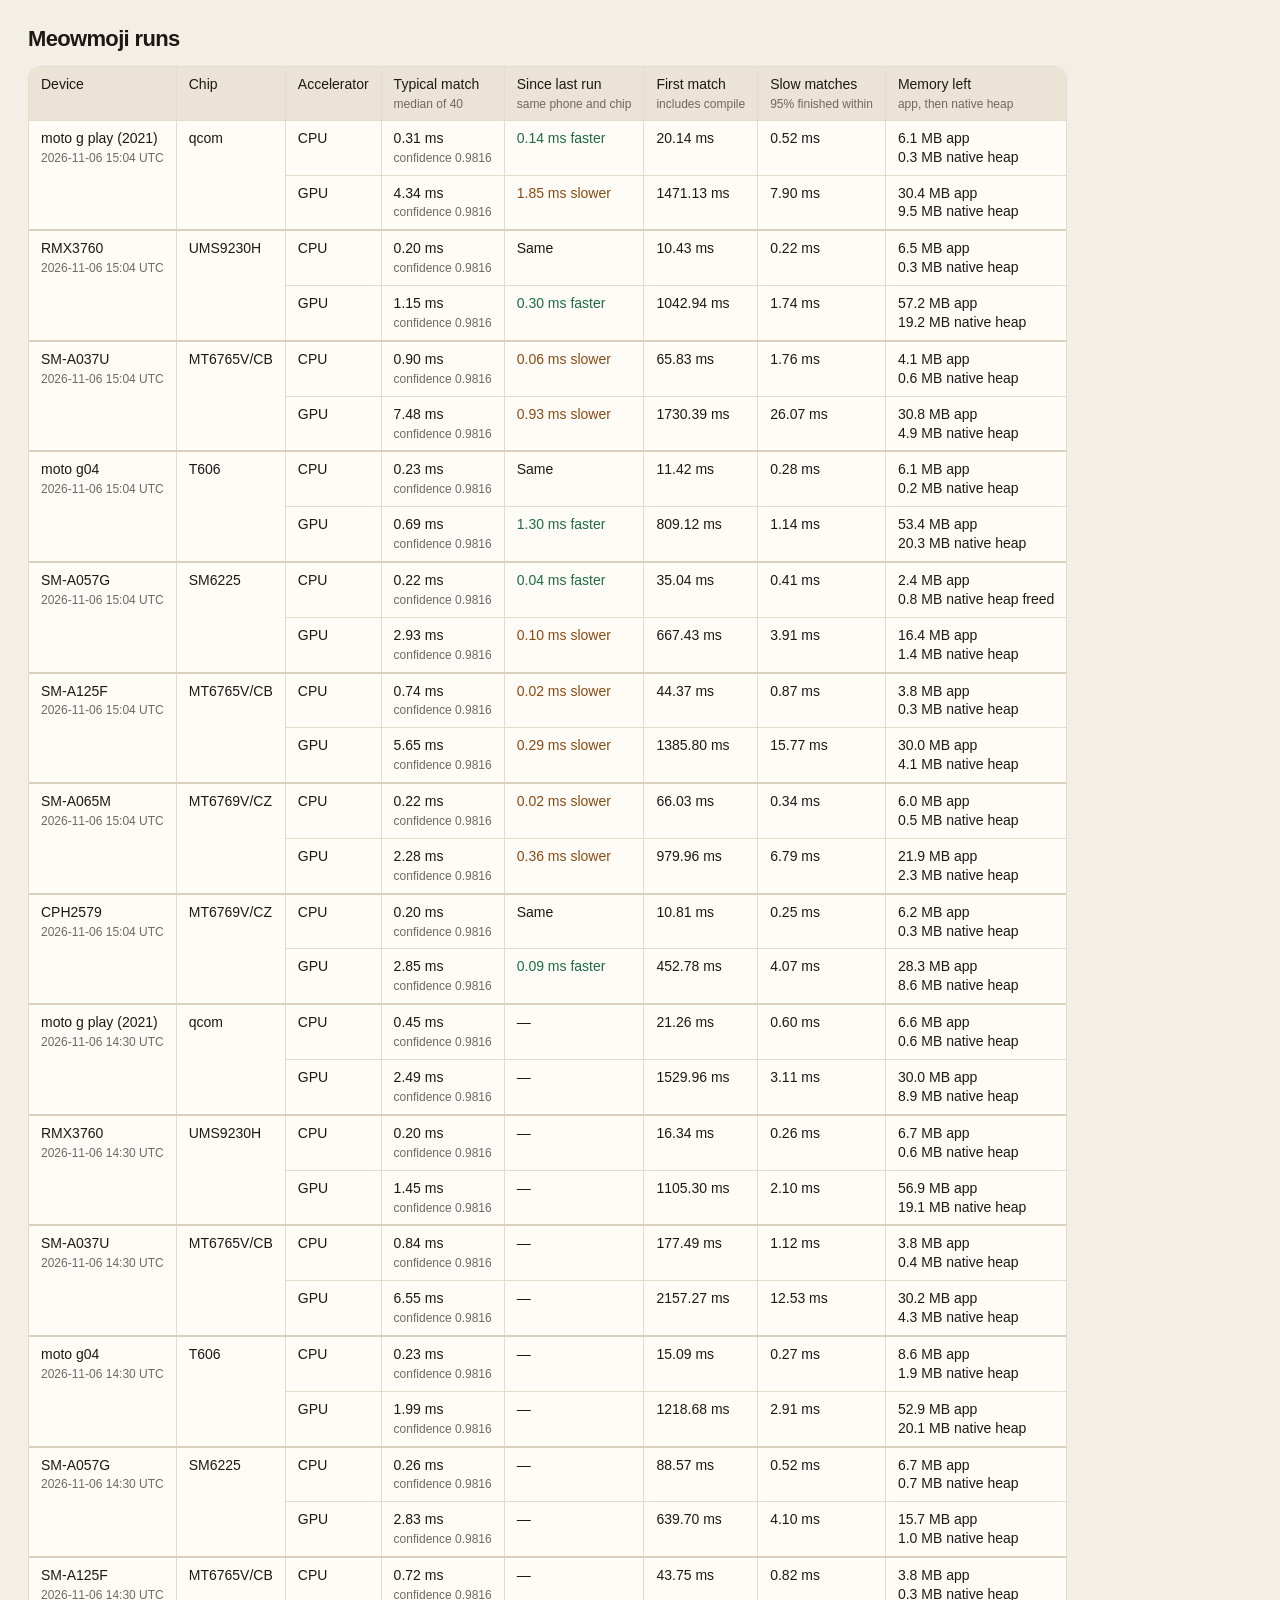
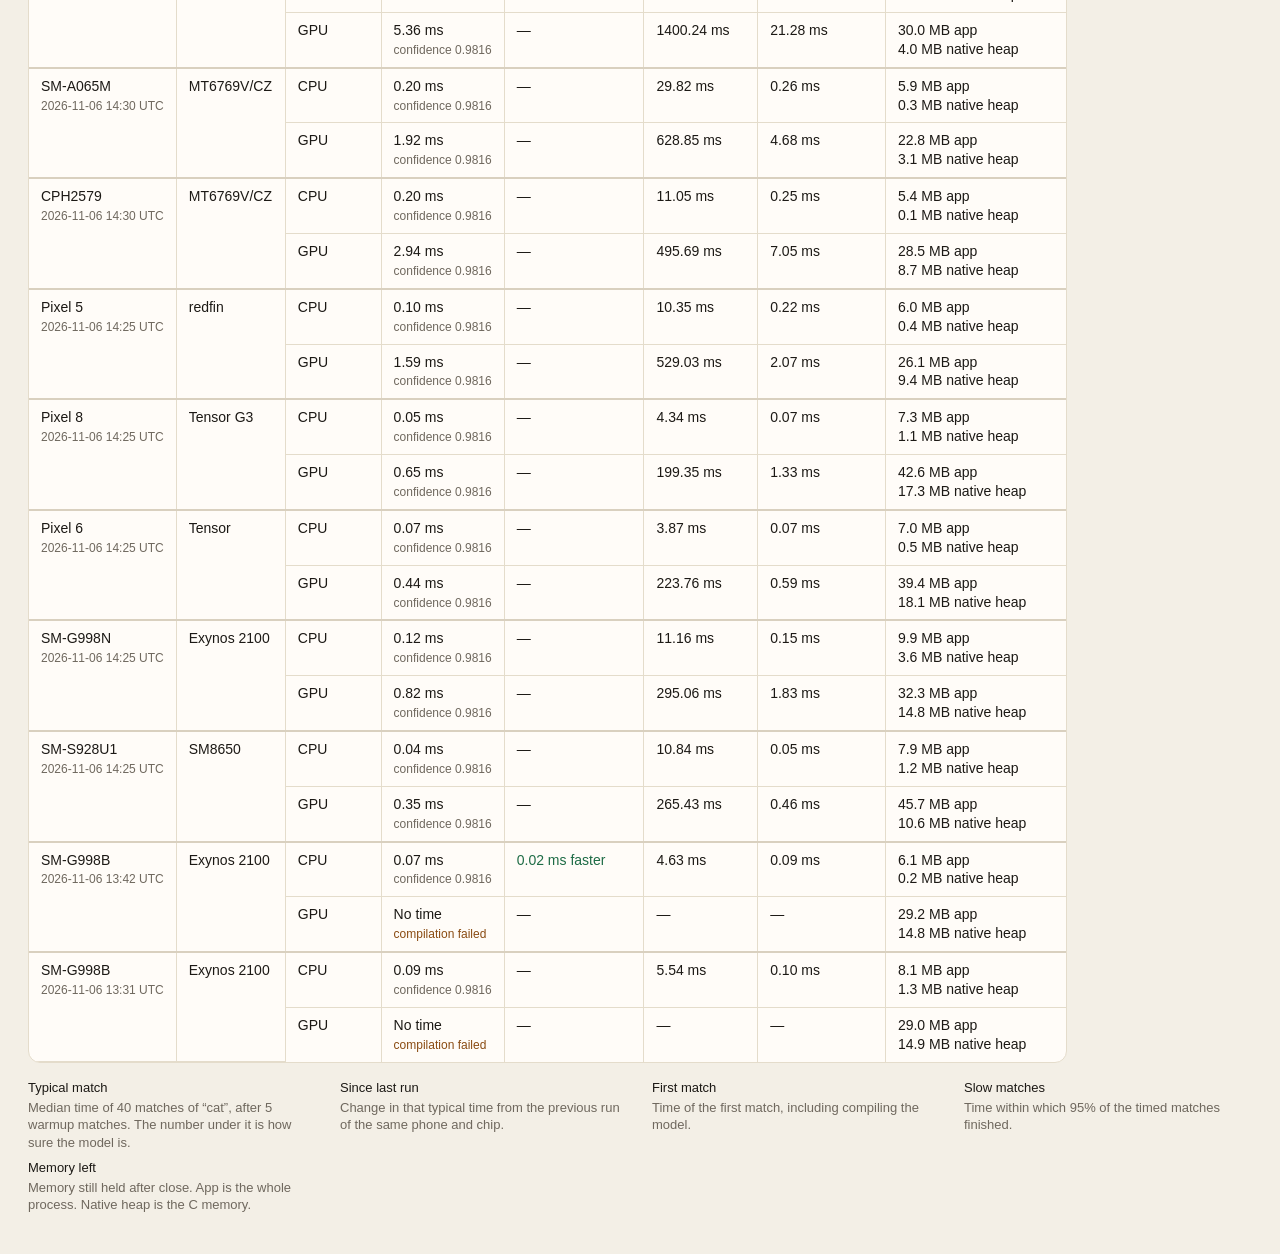
<file: benchmark/report/index.html>
<!DOCTYPE html>
<html lang="en">
<head>
<meta charset="utf-8">
<meta name="viewport" content="width=device-width, initial-scale=1">
<title>Meowmoji runs</title>
<link rel="stylesheet" href="report.css">
</head>
<body>
<main>
  <h1>Meowmoji runs</h1>
  <div class="table-wrap"><table><thead><tr><th>Device</th><th>Chip</th><th>Accelerator</th><th class="metric">Typical match<small>median of 40</small></th><th class="metric">Since last run<small>same phone and chip</small></th><th class="metric">First match<small>includes compile</small></th><th class="metric">Slow matches<small>95% finished within</small></th><th class="metric">Memory left<small>app, then native heap</small></th></tr></thead><tbody><tr class="run"><td class="device" rowspan="2"><strong>moto g play (2021)</strong><small>2026-11-06 15:04 UTC</small></td><td class="chip" rowspan="2">qcom</td><td class="accelerator">CPU</td><td class="num"><strong>0.31 ms</strong><small class="sub">confidence 0.9816</small></td><td class="num"><span class="change faster">0.14 ms faster</span></td><td class="num">20.14 ms</td><td class="num">0.52 ms</td><td class="mem"><div>6.1 MB app</div><div>0.3 MB native heap</div></td></tr><tr><td class="accelerator">GPU</td><td class="num"><strong>4.34 ms</strong><small class="sub">confidence 0.9816</small></td><td class="num"><span class="change slower">1.85 ms slower</span></td><td class="num">1471.13 ms</td><td class="num">7.90 ms</td><td class="mem"><div>30.4 MB app</div><div>9.5 MB native heap</div></td></tr><tr class="run"><td class="device" rowspan="2"><strong>RMX3760</strong><small>2026-11-06 15:04 UTC</small></td><td class="chip" rowspan="2">UMS9230H</td><td class="accelerator">CPU</td><td class="num"><strong>0.20 ms</strong><small class="sub">confidence 0.9816</small></td><td class="num"><span class="change same">Same</span></td><td class="num">10.43 ms</td><td class="num">0.22 ms</td><td class="mem"><div>6.5 MB app</div><div>0.3 MB native heap</div></td></tr><tr><td class="accelerator">GPU</td><td class="num"><strong>1.15 ms</strong><small class="sub">confidence 0.9816</small></td><td class="num"><span class="change faster">0.30 ms faster</span></td><td class="num">1042.94 ms</td><td class="num">1.74 ms</td><td class="mem"><div>57.2 MB app</div><div>19.2 MB native heap</div></td></tr><tr class="run"><td class="device" rowspan="2"><strong>SM-A037U</strong><small>2026-11-06 15:04 UTC</small></td><td class="chip" rowspan="2">MT6765V/CB</td><td class="accelerator">CPU</td><td class="num"><strong>0.90 ms</strong><small class="sub">confidence 0.9816</small></td><td class="num"><span class="change slower">0.06 ms slower</span></td><td class="num">65.83 ms</td><td class="num">1.76 ms</td><td class="mem"><div>4.1 MB app</div><div>0.6 MB native heap</div></td></tr><tr><td class="accelerator">GPU</td><td class="num"><strong>7.48 ms</strong><small class="sub">confidence 0.9816</small></td><td class="num"><span class="change slower">0.93 ms slower</span></td><td class="num">1730.39 ms</td><td class="num">26.07 ms</td><td class="mem"><div>30.8 MB app</div><div>4.9 MB native heap</div></td></tr><tr class="run"><td class="device" rowspan="2"><strong>moto g04</strong><small>2026-11-06 15:04 UTC</small></td><td class="chip" rowspan="2">T606</td><td class="accelerator">CPU</td><td class="num"><strong>0.23 ms</strong><small class="sub">confidence 0.9816</small></td><td class="num"><span class="change same">Same</span></td><td class="num">11.42 ms</td><td class="num">0.28 ms</td><td class="mem"><div>6.1 MB app</div><div>0.2 MB native heap</div></td></tr><tr><td class="accelerator">GPU</td><td class="num"><strong>0.69 ms</strong><small class="sub">confidence 0.9816</small></td><td class="num"><span class="change faster">1.30 ms faster</span></td><td class="num">809.12 ms</td><td class="num">1.14 ms</td><td class="mem"><div>53.4 MB app</div><div>20.3 MB native heap</div></td></tr><tr class="run"><td class="device" rowspan="2"><strong>SM-A057G</strong><small>2026-11-06 15:04 UTC</small></td><td class="chip" rowspan="2">SM6225</td><td class="accelerator">CPU</td><td class="num"><strong>0.22 ms</strong><small class="sub">confidence 0.9816</small></td><td class="num"><span class="change faster">0.04 ms faster</span></td><td class="num">35.04 ms</td><td class="num">0.41 ms</td><td class="mem"><div>2.4 MB app</div><div>0.8 MB native heap freed</div></td></tr><tr><td class="accelerator">GPU</td><td class="num"><strong>2.93 ms</strong><small class="sub">confidence 0.9816</small></td><td class="num"><span class="change slower">0.10 ms slower</span></td><td class="num">667.43 ms</td><td class="num">3.91 ms</td><td class="mem"><div>16.4 MB app</div><div>1.4 MB native heap</div></td></tr><tr class="run"><td class="device" rowspan="2"><strong>SM-A125F</strong><small>2026-11-06 15:04 UTC</small></td><td class="chip" rowspan="2">MT6765V/CB</td><td class="accelerator">CPU</td><td class="num"><strong>0.74 ms</strong><small class="sub">confidence 0.9816</small></td><td class="num"><span class="change slower">0.02 ms slower</span></td><td class="num">44.37 ms</td><td class="num">0.87 ms</td><td class="mem"><div>3.8 MB app</div><div>0.3 MB native heap</div></td></tr><tr><td class="accelerator">GPU</td><td class="num"><strong>5.65 ms</strong><small class="sub">confidence 0.9816</small></td><td class="num"><span class="change slower">0.29 ms slower</span></td><td class="num">1385.80 ms</td><td class="num">15.77 ms</td><td class="mem"><div>30.0 MB app</div><div>4.1 MB native heap</div></td></tr><tr class="run"><td class="device" rowspan="2"><strong>SM-A065M</strong><small>2026-11-06 15:04 UTC</small></td><td class="chip" rowspan="2">MT6769V/CZ</td><td class="accelerator">CPU</td><td class="num"><strong>0.22 ms</strong><small class="sub">confidence 0.9816</small></td><td class="num"><span class="change slower">0.02 ms slower</span></td><td class="num">66.03 ms</td><td class="num">0.34 ms</td><td class="mem"><div>6.0 MB app</div><div>0.5 MB native heap</div></td></tr><tr><td class="accelerator">GPU</td><td class="num"><strong>2.28 ms</strong><small class="sub">confidence 0.9816</small></td><td class="num"><span class="change slower">0.36 ms slower</span></td><td class="num">979.96 ms</td><td class="num">6.79 ms</td><td class="mem"><div>21.9 MB app</div><div>2.3 MB native heap</div></td></tr><tr class="run"><td class="device" rowspan="2"><strong>CPH2579</strong><small>2026-11-06 15:04 UTC</small></td><td class="chip" rowspan="2">MT6769V/CZ</td><td class="accelerator">CPU</td><td class="num"><strong>0.20 ms</strong><small class="sub">confidence 0.9816</small></td><td class="num"><span class="change same">Same</span></td><td class="num">10.81 ms</td><td class="num">0.25 ms</td><td class="mem"><div>6.2 MB app</div><div>0.3 MB native heap</div></td></tr><tr><td class="accelerator">GPU</td><td class="num"><strong>2.85 ms</strong><small class="sub">confidence 0.9816</small></td><td class="num"><span class="change faster">0.09 ms faster</span></td><td class="num">452.78 ms</td><td class="num">4.07 ms</td><td class="mem"><div>28.3 MB app</div><div>8.6 MB native heap</div></td></tr><tr class="run"><td class="device" rowspan="2"><strong>moto g play (2021)</strong><small>2026-11-06 14:30 UTC</small></td><td class="chip" rowspan="2">qcom</td><td class="accelerator">CPU</td><td class="num"><strong>0.45 ms</strong><small class="sub">confidence 0.9816</small></td><td class="num">—</td><td class="num">21.26 ms</td><td class="num">0.60 ms</td><td class="mem"><div>6.6 MB app</div><div>0.6 MB native heap</div></td></tr><tr><td class="accelerator">GPU</td><td class="num"><strong>2.49 ms</strong><small class="sub">confidence 0.9816</small></td><td class="num">—</td><td class="num">1529.96 ms</td><td class="num">3.11 ms</td><td class="mem"><div>30.0 MB app</div><div>8.9 MB native heap</div></td></tr><tr class="run"><td class="device" rowspan="2"><strong>RMX3760</strong><small>2026-11-06 14:30 UTC</small></td><td class="chip" rowspan="2">UMS9230H</td><td class="accelerator">CPU</td><td class="num"><strong>0.20 ms</strong><small class="sub">confidence 0.9816</small></td><td class="num">—</td><td class="num">16.34 ms</td><td class="num">0.26 ms</td><td class="mem"><div>6.7 MB app</div><div>0.6 MB native heap</div></td></tr><tr><td class="accelerator">GPU</td><td class="num"><strong>1.45 ms</strong><small class="sub">confidence 0.9816</small></td><td class="num">—</td><td class="num">1105.30 ms</td><td class="num">2.10 ms</td><td class="mem"><div>56.9 MB app</div><div>19.1 MB native heap</div></td></tr><tr class="run"><td class="device" rowspan="2"><strong>SM-A037U</strong><small>2026-11-06 14:30 UTC</small></td><td class="chip" rowspan="2">MT6765V/CB</td><td class="accelerator">CPU</td><td class="num"><strong>0.84 ms</strong><small class="sub">confidence 0.9816</small></td><td class="num">—</td><td class="num">177.49 ms</td><td class="num">1.12 ms</td><td class="mem"><div>3.8 MB app</div><div>0.4 MB native heap</div></td></tr><tr><td class="accelerator">GPU</td><td class="num"><strong>6.55 ms</strong><small class="sub">confidence 0.9816</small></td><td class="num">—</td><td class="num">2157.27 ms</td><td class="num">12.53 ms</td><td class="mem"><div>30.2 MB app</div><div>4.3 MB native heap</div></td></tr><tr class="run"><td class="device" rowspan="2"><strong>moto g04</strong><small>2026-11-06 14:30 UTC</small></td><td class="chip" rowspan="2">T606</td><td class="accelerator">CPU</td><td class="num"><strong>0.23 ms</strong><small class="sub">confidence 0.9816</small></td><td class="num">—</td><td class="num">15.09 ms</td><td class="num">0.27 ms</td><td class="mem"><div>8.6 MB app</div><div>1.9 MB native heap</div></td></tr><tr><td class="accelerator">GPU</td><td class="num"><strong>1.99 ms</strong><small class="sub">confidence 0.9816</small></td><td class="num">—</td><td class="num">1218.68 ms</td><td class="num">2.91 ms</td><td class="mem"><div>52.9 MB app</div><div>20.1 MB native heap</div></td></tr><tr class="run"><td class="device" rowspan="2"><strong>SM-A057G</strong><small>2026-11-06 14:30 UTC</small></td><td class="chip" rowspan="2">SM6225</td><td class="accelerator">CPU</td><td class="num"><strong>0.26 ms</strong><small class="sub">confidence 0.9816</small></td><td class="num">—</td><td class="num">88.57 ms</td><td class="num">0.52 ms</td><td class="mem"><div>6.7 MB app</div><div>0.7 MB native heap</div></td></tr><tr><td class="accelerator">GPU</td><td class="num"><strong>2.83 ms</strong><small class="sub">confidence 0.9816</small></td><td class="num">—</td><td class="num">639.70 ms</td><td class="num">4.10 ms</td><td class="mem"><div>15.7 MB app</div><div>1.0 MB native heap</div></td></tr><tr class="run"><td class="device" rowspan="2"><strong>SM-A125F</strong><small>2026-11-06 14:30 UTC</small></td><td class="chip" rowspan="2">MT6765V/CB</td><td class="accelerator">CPU</td><td class="num"><strong>0.72 ms</strong><small class="sub">confidence 0.9816</small></td><td class="num">—</td><td class="num">43.75 ms</td><td class="num">0.82 ms</td><td class="mem"><div>3.8 MB app</div><div>0.3 MB native heap</div></td></tr><tr><td class="accelerator">GPU</td><td class="num"><strong>5.36 ms</strong><small class="sub">confidence 0.9816</small></td><td class="num">—</td><td class="num">1400.24 ms</td><td class="num">21.28 ms</td><td class="mem"><div>30.0 MB app</div><div>4.0 MB native heap</div></td></tr><tr class="run"><td class="device" rowspan="2"><strong>SM-A065M</strong><small>2026-11-06 14:30 UTC</small></td><td class="chip" rowspan="2">MT6769V/CZ</td><td class="accelerator">CPU</td><td class="num"><strong>0.20 ms</strong><small class="sub">confidence 0.9816</small></td><td class="num">—</td><td class="num">29.82 ms</td><td class="num">0.26 ms</td><td class="mem"><div>5.9 MB app</div><div>0.3 MB native heap</div></td></tr><tr><td class="accelerator">GPU</td><td class="num"><strong>1.92 ms</strong><small class="sub">confidence 0.9816</small></td><td class="num">—</td><td class="num">628.85 ms</td><td class="num">4.68 ms</td><td class="mem"><div>22.8 MB app</div><div>3.1 MB native heap</div></td></tr><tr class="run"><td class="device" rowspan="2"><strong>CPH2579</strong><small>2026-11-06 14:30 UTC</small></td><td class="chip" rowspan="2">MT6769V/CZ</td><td class="accelerator">CPU</td><td class="num"><strong>0.20 ms</strong><small class="sub">confidence 0.9816</small></td><td class="num">—</td><td class="num">11.05 ms</td><td class="num">0.25 ms</td><td class="mem"><div>5.4 MB app</div><div>0.1 MB native heap</div></td></tr><tr><td class="accelerator">GPU</td><td class="num"><strong>2.94 ms</strong><small class="sub">confidence 0.9816</small></td><td class="num">—</td><td class="num">495.69 ms</td><td class="num">7.05 ms</td><td class="mem"><div>28.5 MB app</div><div>8.7 MB native heap</div></td></tr><tr class="run"><td class="device" rowspan="2"><strong>Pixel 5</strong><small>2026-11-06 14:25 UTC</small></td><td class="chip" rowspan="2">redfin</td><td class="accelerator">CPU</td><td class="num"><strong>0.10 ms</strong><small class="sub">confidence 0.9816</small></td><td class="num">—</td><td class="num">10.35 ms</td><td class="num">0.22 ms</td><td class="mem"><div>6.0 MB app</div><div>0.4 MB native heap</div></td></tr><tr><td class="accelerator">GPU</td><td class="num"><strong>1.59 ms</strong><small class="sub">confidence 0.9816</small></td><td class="num">—</td><td class="num">529.03 ms</td><td class="num">2.07 ms</td><td class="mem"><div>26.1 MB app</div><div>9.4 MB native heap</div></td></tr><tr class="run"><td class="device" rowspan="2"><strong>Pixel 8</strong><small>2026-11-06 14:25 UTC</small></td><td class="chip" rowspan="2">Tensor G3</td><td class="accelerator">CPU</td><td class="num"><strong>0.05 ms</strong><small class="sub">confidence 0.9816</small></td><td class="num">—</td><td class="num">4.34 ms</td><td class="num">0.07 ms</td><td class="mem"><div>7.3 MB app</div><div>1.1 MB native heap</div></td></tr><tr><td class="accelerator">GPU</td><td class="num"><strong>0.65 ms</strong><small class="sub">confidence 0.9816</small></td><td class="num">—</td><td class="num">199.35 ms</td><td class="num">1.33 ms</td><td class="mem"><div>42.6 MB app</div><div>17.3 MB native heap</div></td></tr><tr class="run"><td class="device" rowspan="2"><strong>Pixel 6</strong><small>2026-11-06 14:25 UTC</small></td><td class="chip" rowspan="2">Tensor</td><td class="accelerator">CPU</td><td class="num"><strong>0.07 ms</strong><small class="sub">confidence 0.9816</small></td><td class="num">—</td><td class="num">3.87 ms</td><td class="num">0.07 ms</td><td class="mem"><div>7.0 MB app</div><div>0.5 MB native heap</div></td></tr><tr><td class="accelerator">GPU</td><td class="num"><strong>0.44 ms</strong><small class="sub">confidence 0.9816</small></td><td class="num">—</td><td class="num">223.76 ms</td><td class="num">0.59 ms</td><td class="mem"><div>39.4 MB app</div><div>18.1 MB native heap</div></td></tr><tr class="run"><td class="device" rowspan="2"><strong>SM-G998N</strong><small>2026-11-06 14:25 UTC</small></td><td class="chip" rowspan="2">Exynos 2100</td><td class="accelerator">CPU</td><td class="num"><strong>0.12 ms</strong><small class="sub">confidence 0.9816</small></td><td class="num">—</td><td class="num">11.16 ms</td><td class="num">0.15 ms</td><td class="mem"><div>9.9 MB app</div><div>3.6 MB native heap</div></td></tr><tr><td class="accelerator">GPU</td><td class="num"><strong>0.82 ms</strong><small class="sub">confidence 0.9816</small></td><td class="num">—</td><td class="num">295.06 ms</td><td class="num">1.83 ms</td><td class="mem"><div>32.3 MB app</div><div>14.8 MB native heap</div></td></tr><tr class="run"><td class="device" rowspan="2"><strong>SM-S928U1</strong><small>2026-11-06 14:25 UTC</small></td><td class="chip" rowspan="2">SM8650</td><td class="accelerator">CPU</td><td class="num"><strong>0.04 ms</strong><small class="sub">confidence 0.9816</small></td><td class="num">—</td><td class="num">10.84 ms</td><td class="num">0.05 ms</td><td class="mem"><div>7.9 MB app</div><div>1.2 MB native heap</div></td></tr><tr><td class="accelerator">GPU</td><td class="num"><strong>0.35 ms</strong><small class="sub">confidence 0.9816</small></td><td class="num">—</td><td class="num">265.43 ms</td><td class="num">0.46 ms</td><td class="mem"><div>45.7 MB app</div><div>10.6 MB native heap</div></td></tr><tr class="run"><td class="device" rowspan="2"><strong>SM-G998B</strong><small>2026-11-06 13:42 UTC</small></td><td class="chip" rowspan="2">Exynos 2100</td><td class="accelerator">CPU</td><td class="num"><strong>0.07 ms</strong><small class="sub">confidence 0.9816</small></td><td class="num"><span class="change faster">0.02 ms faster</span></td><td class="num">4.63 ms</td><td class="num">0.09 ms</td><td class="mem"><div>6.1 MB app</div><div>0.2 MB native heap</div></td></tr><tr><td class="accelerator">GPU</td><td class="num"><strong>No time</strong><small class="sub fail" title="Meowmoji model cannot be prepared: compilation failed">compilation failed</small></td><td class="num">—</td><td class="num">—</td><td class="num">—</td><td class="mem"><div>29.2 MB app</div><div>14.8 MB native heap</div></td></tr><tr class="run"><td class="device" rowspan="2"><strong>SM-G998B</strong><small>2026-11-06 13:31 UTC</small></td><td class="chip" rowspan="2">Exynos 2100</td><td class="accelerator">CPU</td><td class="num"><strong>0.09 ms</strong><small class="sub">confidence 0.9816</small></td><td class="num">—</td><td class="num">5.54 ms</td><td class="num">0.10 ms</td><td class="mem"><div>8.1 MB app</div><div>1.3 MB native heap</div></td></tr><tr><td class="accelerator">GPU</td><td class="num"><strong>No time</strong><small class="sub fail" title="Meowmoji model cannot be prepared: compilation failed">compilation failed</small></td><td class="num">—</td><td class="num">—</td><td class="num">—</td><td class="mem"><div>29.0 MB app</div><div>14.9 MB native heap</div></td></tr></tbody></table></div>
  <dl class="intro">
    <div><dt>Typical match</dt><dd>Median time of 40 matches of “cat”, after 5 warmup matches. The number under it is how sure the model is.</dd></div>
    <div><dt>Since last run</dt><dd>Change in that typical time from the previous run of the same phone and chip.</dd></div>
    <div><dt>First match</dt><dd>Time of the first match, including compiling the model.</dd></div>
    <div><dt>Slow matches</dt><dd>Time within which 95% of the timed matches finished.</dd></div>
    <div><dt>Memory left</dt><dd>Memory still held after close. App is the whole process. Native heap is the C memory.</dd></div>
  </dl>
</main>
</body>
</html>
</file>
<file: benchmark/report/report.css>
:root {
  --bg: #f3efe6;
  --card: #fffcf8;
  --ink: #1c1915;
  --muted: #6f685e;
  --line: #e4dccb;
  --kept: #8a4b12;
  --faster: #1d6b45;
  --head: #ebe4d6;
}

body {
  margin: 0;
  background: var(--bg);
  color: var(--ink);
  font: 14px/1.35 -apple-system, BlinkMacSystemFont, "Segoe UI", sans-serif;
}

main {
  padding: 24px 28px 40px;
}

h1 {
  margin: 0 0 12px;
  font-size: 22px;
  letter-spacing: -0.03em;
}

.intro {
  display: grid;
  grid-template-columns: repeat(auto-fit, minmax(240px, 1fr));
  gap: 8px 24px;
  margin: 16px 0 0;
  color: var(--muted);
  font-size: 13px;
}

.intro div {
  margin: 0;
}

.intro dt {
  color: var(--ink);
  font-weight: 400;
}

.intro dd {
  margin: 2px 0 0;
}

.empty {
  padding: 20px;
  background: var(--card);
  border: 1px solid var(--line);
  border-radius: 12px;
}

.table-wrap {
  width: max-content;
  max-width: 100%;
  overflow-x: auto;
  background: var(--card);
  border: 1px solid var(--line);
  border-radius: 12px;
}

table {
  width: auto;
  border-collapse: collapse;
  white-space: nowrap;
}

th,
td {
  padding: 8px 12px;
  text-align: left;
  vertical-align: top;
  border-bottom: 1px solid var(--line);
}

thead th {
  position: sticky;
  top: 0;
  background: var(--head);
  font-weight: 400;
}

tbody tr.run td {
  border-top: 2px solid #d9d0bf;
}

tbody tr:first-child td {
  border-top: 0;
}

th + th,
td + td,
td.accelerator {
  border-left: 1px solid var(--line);
}

.metric small,
.device small,
.sub {
  display: block;
  margin-top: 2px;
  color: var(--muted);
  font-size: 12px;
  font-weight: 400;
  letter-spacing: 0;
}

td strong {
  font-size: inherit;
  font-weight: 400;
  font-variant-numeric: tabular-nums;
}

.sub,
.mem,
.change {
  font-variant-numeric: tabular-nums;
}

.faster {
  color: var(--faster);
}

.slower,
.fail {
  color: var(--kept);
}

tbody tr:last-child td {
  border-bottom: 0;
}
</file>
